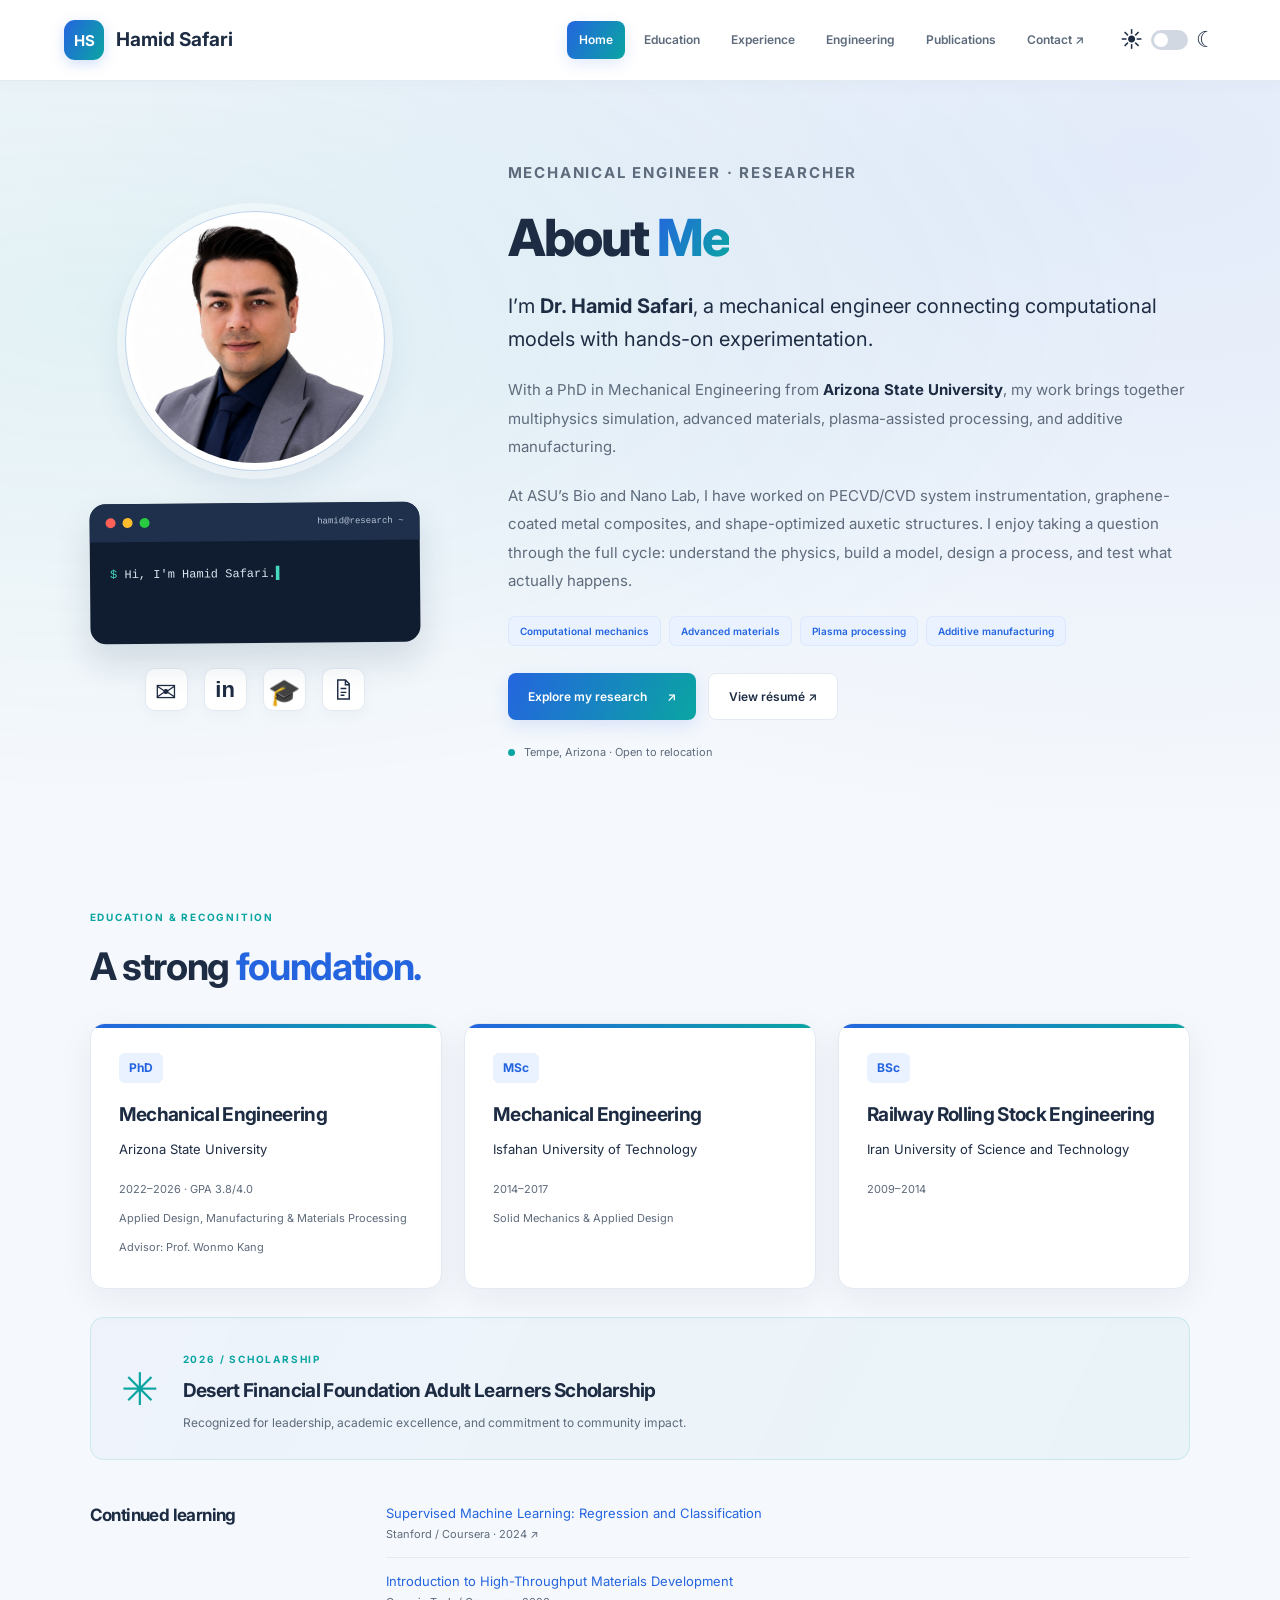
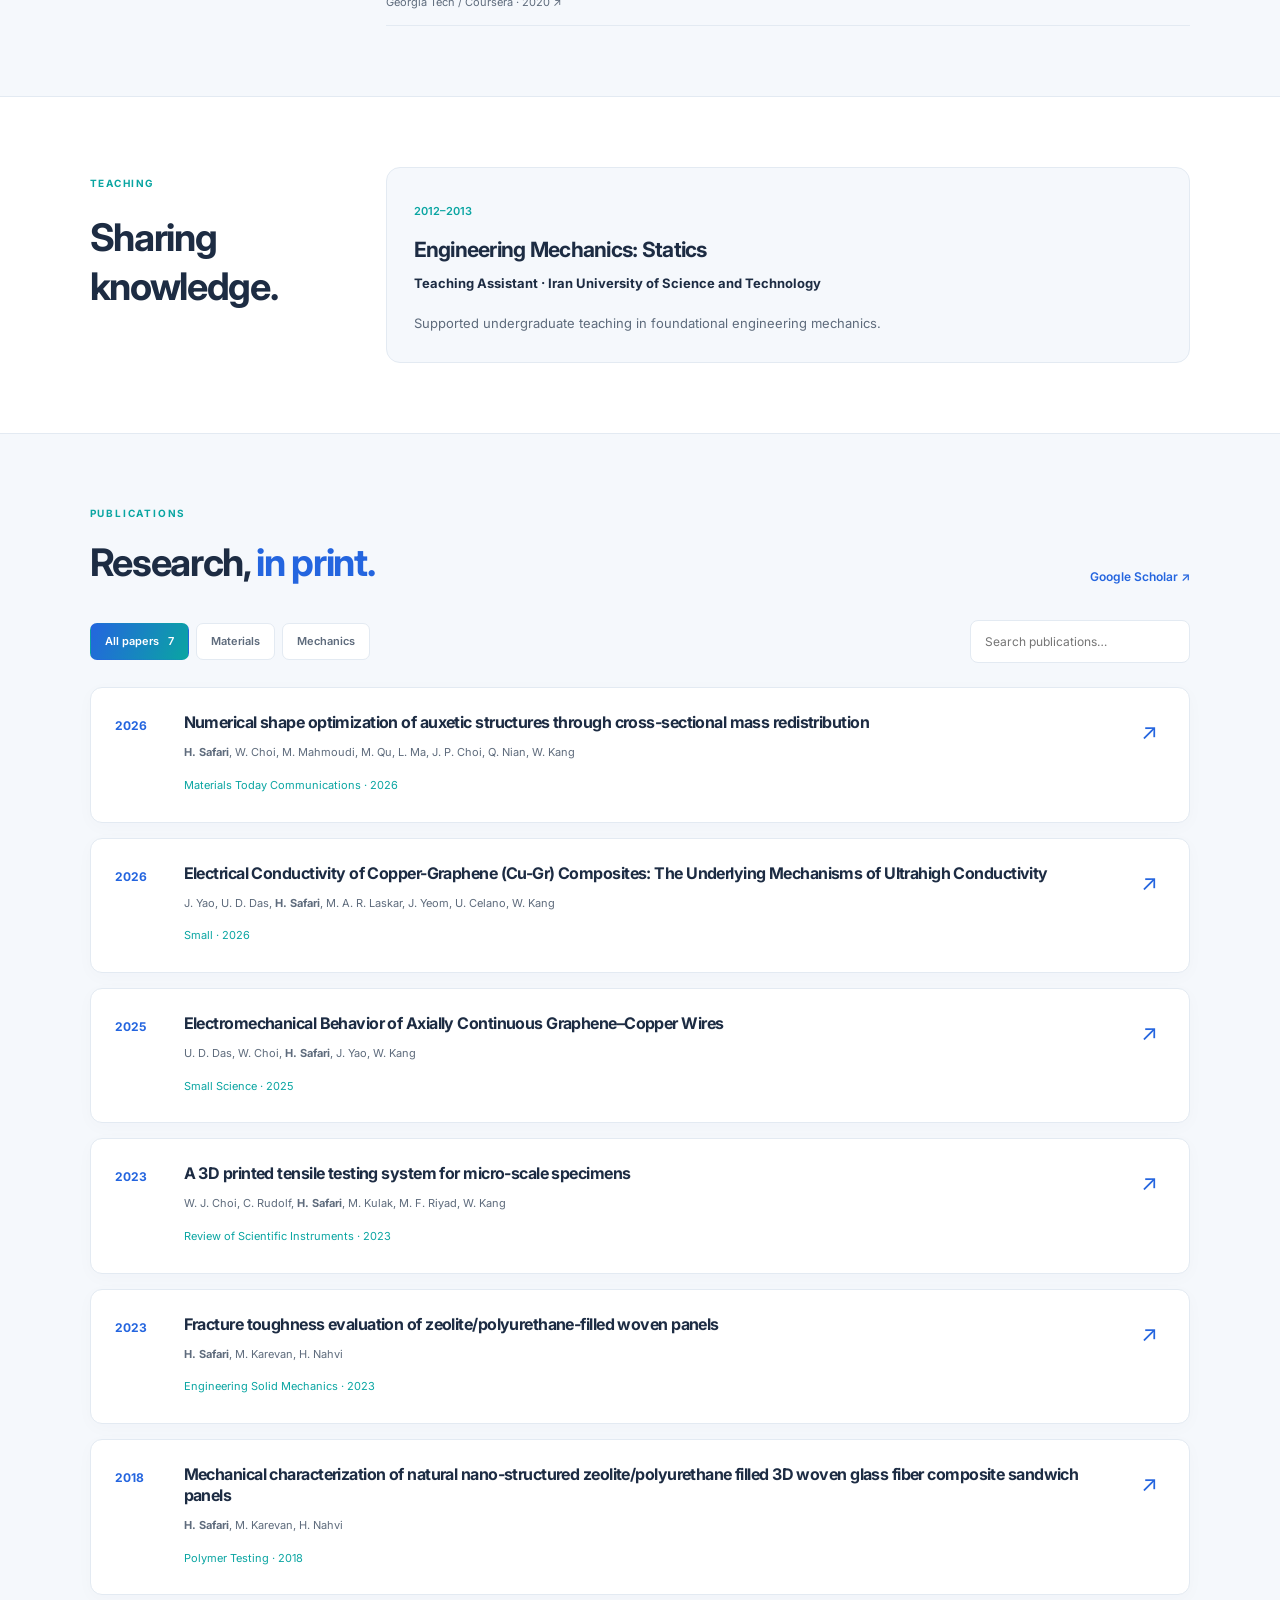
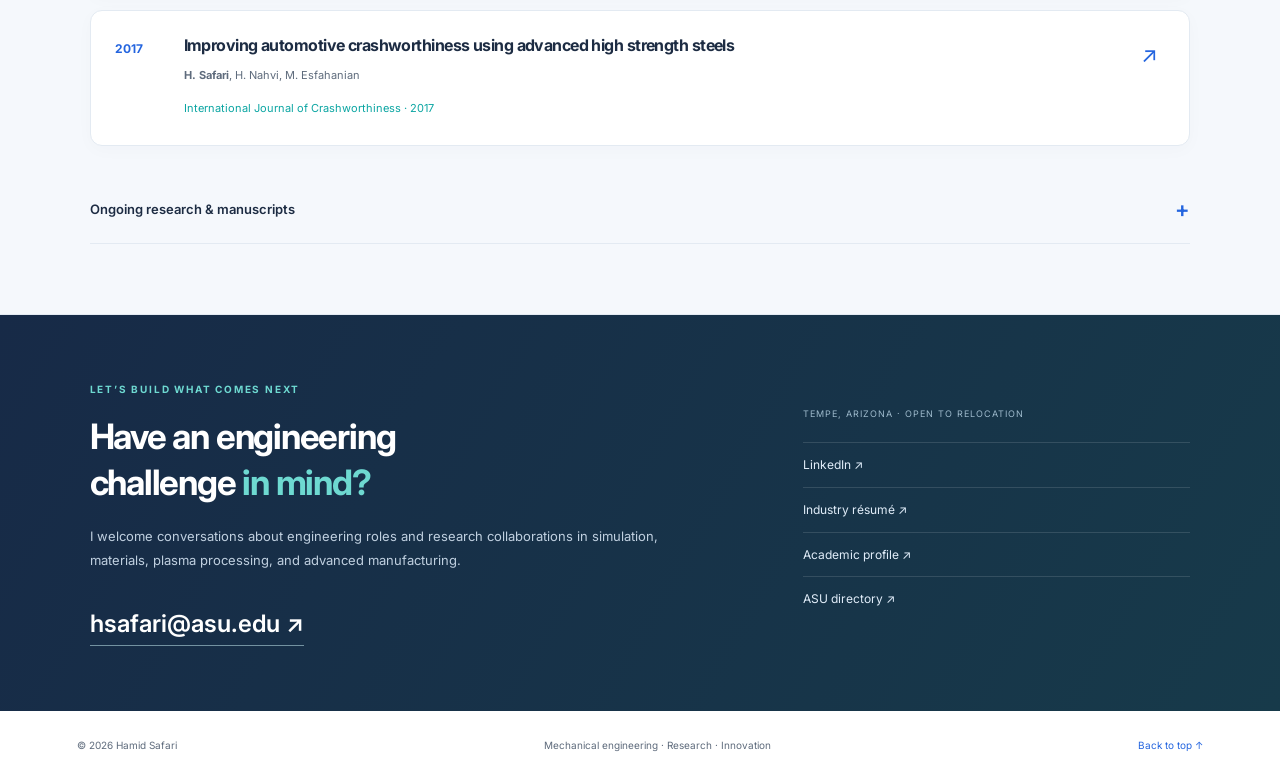
<file: index.html>
<!doctype html><html lang="en"><head><meta charset="utf-8"><meta name="viewport" content="width=device-width,initial-scale=1"><meta name="description" content="Dr. Hamid Safari — mechanical engineering, multiphysics simulation, advanced materials, and manufacturing. Explore research, publications, and experience."><meta name="theme-color" content="#f4f8fc"><title>Mechanical Engineering & Advanced Materials | Dr. Hamid Safari</title><link rel="icon" href="assets/favicon.svg" type="image/svg+xml"><link rel="stylesheet" href="style.css"><script src="portfolio.js" defer></script></head><body id="top"><a class="skip" href="#main">Skip to content</a><header class="site-header"><a class="brand" href="index.html"><span class="brand-mark">HS</span><span>Hamid Safari</span></a><div class="header-controls"><button class="theme-toggle" aria-label="Switch to dark theme" aria-pressed="false"><span aria-hidden="true">☀</span><span class="switch-track"><span></span></span><span aria-hidden="true">☾</span></button><button class="menu-toggle" aria-expanded="false" aria-controls="navigation">Menu ☰</button></div><nav id="navigation" aria-label="Main navigation"><a href="index.html" aria-current="page">Home</a><a href="education.html" >Education</a><a href="experience.html" >Experience</a><a href="projects.html" >Engineering</a><a href="publications.html" >Publications</a><a class="nav-contact" href="mailto:hsafari@asu.edu">Contact ↗</a></nav></header><main id="main"><section class="profile-hero"><div class="profile-column"><div class="portrait-ring"><img class="portrait" src="assets/hamid-safari.jpg" width="1314" height="1197" alt="Dr. Hamid Safari in a gray suit" fetchpriority="high"></div><div class="terminal-window"><div class="terminal-header"><span></span><span></span><span></span><small>hamid@research ~</small></div><div class="terminal-body"><span class="prompt">$</span> <span id="typed-text">Hi, I'm Hamid Safari.</span><span class="typed-cursor" aria-hidden="true">▍</span></div></div><div class="social-links"><a href="mailto:hsafari@asu.edu" aria-label="Email Hamid Safari">✉</a><a href="https://www.linkedin.com/in/hamid-safari-aa648a73/" aria-label="LinkedIn"><span class="linkedin">in</span></a><a href="https://scholar.google.com/citations?user=9O4wzlsAAAAJ&amp;hl=en" aria-label="Google Scholar">🎓</a><a href="resume.html" aria-label="View résumé"><svg viewBox="0 0 24 24" aria-hidden="true"><path d="M6 2h8l4 4v16H6zM14 2v5h4M9 11h6M9 15h6M9 18h4"/></svg></a></div></div><div class="profile-copy"><p class="eyebrow">MECHANICAL ENGINEER · RESEARCHER</p><h1>About <span>Me</span></h1><p class="lead">I’m <strong>Dr. Hamid Safari</strong>, a mechanical engineer connecting computational models with hands-on experimentation.</p><p>With a PhD in Mechanical Engineering from <strong>Arizona State University</strong>, my work brings together multiphysics simulation, advanced materials, plasma-assisted processing, and additive manufacturing.</p><p>At ASU’s Bio and Nano Lab, I have worked on PECVD/CVD system instrumentation, graphene-coated metal composites, and shape-optimized auxetic structures. I enjoy taking a question through the full cycle: understand the physics, build a model, design a process, and test what actually happens.</p><div class="interest-tags"><span>Computational mechanics</span><span>Advanced materials</span><span>Plasma processing</span><span>Additive manufacturing</span></div><div class="hero-actions"><a class="button primary" href="projects.html">Explore my research <span>↗</span></a><a class="button secondary" href="resume.html">View résumé ↗</a></div><p class="location"><span class="status-dot"></span> Tempe, Arizona · Open to relocation</p></div></section><section class="education-section"><div class="section-heading"><div><p class="eyebrow">EDUCATION & RECOGNITION</p><h2>A strong <em>foundation.</em></h2></div></div><div class="education-grid"><article><span class="degree">PhD</span><h3>Mechanical Engineering</h3><p>Arizona State University</p><small>2022–2026 · GPA 3.8/4.0<br>Applied Design, Manufacturing & Materials Processing<br>Advisor: Prof. Wonmo Kang</small></article><article><span class="degree">MSc</span><h3>Mechanical Engineering</h3><p>Isfahan University of Technology</p><small>2014–2017<br>Solid Mechanics & Applied Design</small></article><article><span class="degree">BSc</span><h3>Railway Rolling Stock Engineering</h3><p>Iran University of Science and Technology</p><small>2009–2014</small></article></div><div class="recognition"><span class="award-symbol">✳</span><div><span class="eyebrow">2026 / SCHOLARSHIP</span><h3>Desert Financial Foundation Adult Learners Scholarship</h3><p>Recognized for leadership, academic excellence, and commitment to community impact.</p></div></div><div class="courses"><h3>Continued learning</h3><p><a href="https://coursera.org/share/acb007daed6eeb81f2410f92180c2ad0">Supervised Machine Learning: Regression and Classification <span>Stanford / Coursera · 2024 ↗</span></a><a href="https://www.coursera.org/account/accomplishments/certificate/MCQ722DFKA58">Introduction to High-Throughput Materials Development <span>Georgia Tech / Coursera · 2020 ↗</span></a></p></div></section><section class="section" id="teaching"><div class="section-label"><span>TEACHING</span><h2>Sharing<br>knowledge.</h2></div><div class="section-content"><article class="teaching-card"><span class="date">2012–2013</span><h3>Engineering Mechanics: Statics</h3><h4>Teaching Assistant · Iran University of Science and Technology</h4><p>Supported undergraduate teaching in foundational engineering mechanics.</p></article></div></section><section class="publications-section" id="publications"><div class="section-heading"><div><p class="eyebrow">PUBLICATIONS</p><h2>Research, <em>in print.</em></h2></div><a class="text-link" href="https://scholar.google.com/citations?user=9O4wzlsAAAAJ&hl=en">Google Scholar ↗</a></div><div class="publication-toolbar"><div class="filters" role="group" aria-label="Filter publications"><button class="active" data-filter="all" aria-pressed="true">All papers <span>7</span></button><button data-filter="materials" aria-pressed="false">Materials</button><button data-filter="mechanics" aria-pressed="false">Mechanics</button></div><label><span class="sr-only">Search publications</span><input id="paper-search" type="search" placeholder="Search publications…"></label></div><div id="papers" aria-live="polite"></div><p id="no-papers" hidden>No publications match. Try another title or topic.</p><details class="manuscripts"><summary>Ongoing research & manuscripts <span>+</span></summary><p>Current work includes CVD-graphene-coated nickel foam, size-dependent electromechanical behavior of graphene-coated copper wires, and experimental evaluation of LPBF-fabricated auxetic structures. These studies are listed separately from published journal articles.</p></details></section><section class="contact-section" id="contact"><div><p class="eyebrow">LET’S BUILD WHAT COMES NEXT</p><h2>Have an engineering<br>challenge <em>in mind?</em></h2><p>I welcome conversations about engineering roles and research collaborations in simulation, materials, plasma processing, and advanced manufacturing.</p><a class="contact-email" href="mailto:hsafari@asu.edu">hsafari@asu.edu ↗</a></div><div class="contact-links"><span>TEMPE, ARIZONA · OPEN TO RELOCATION</span><a href="https://www.linkedin.com/in/hamid-safari-aa648a73/">LinkedIn ↗</a><a href="resume.html">Industry résumé ↗</a><a href="resume.html?view=academic">Academic profile ↗</a><a href="https://search.asu.edu/profile/3977790">ASU directory ↗</a></div></section></main><footer><span>© <span id="year">2026</span> Hamid Safari</span><span>Mechanical engineering · Research · Innovation</span><a href="#top">Back to top ↑</a></footer></body></html>
</file>
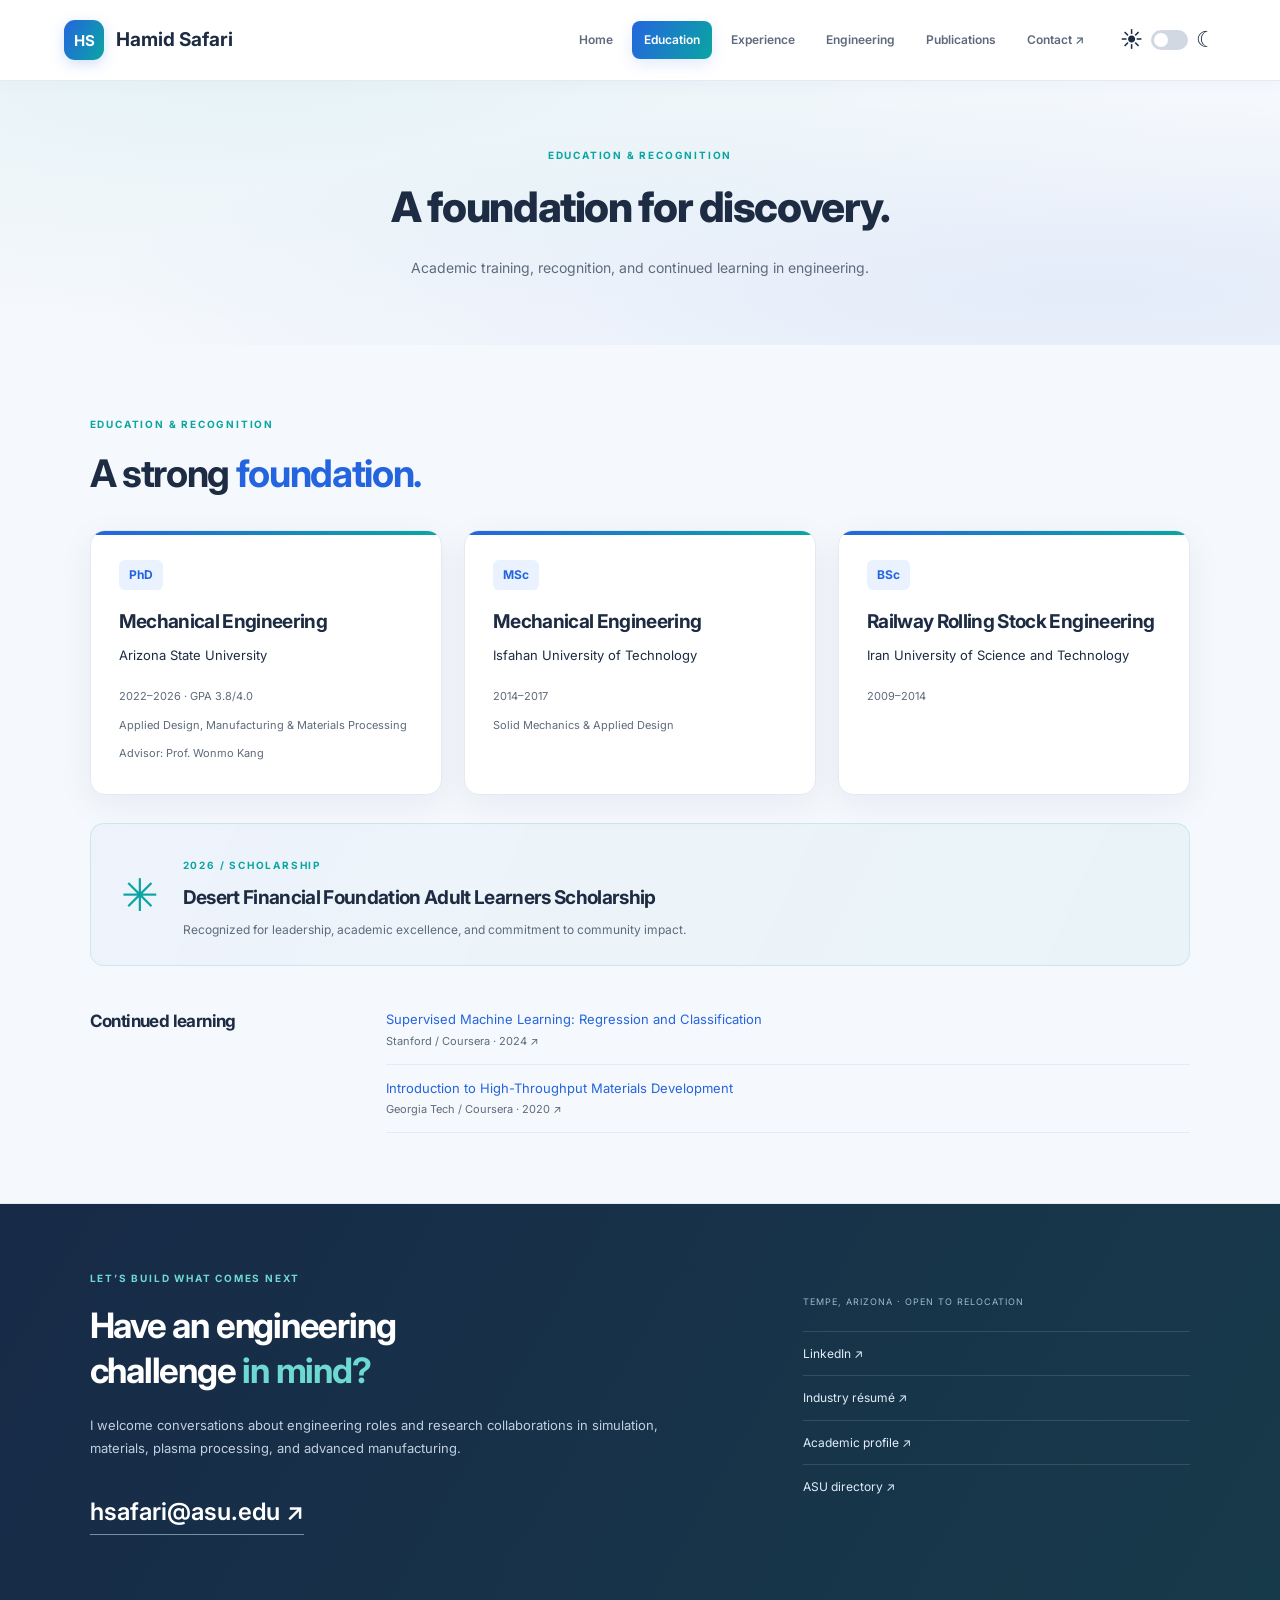
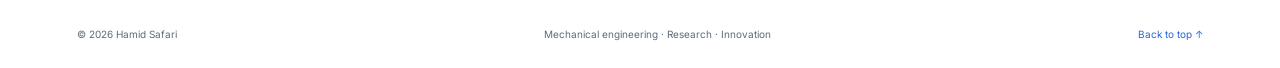
<file: education.html>
<!doctype html><html lang="en"><head><meta charset="utf-8"><meta name="viewport" content="width=device-width,initial-scale=1"><meta name="description" content="Dr. Hamid Safari — mechanical engineering, multiphysics simulation, advanced materials, and manufacturing. Explore research, publications, and experience."><meta name="theme-color" content="#f4f8fc"><title>Education | Dr. Hamid Safari</title><link rel="icon" href="assets/favicon.svg" type="image/svg+xml"><link rel="stylesheet" href="style.css"><script src="portfolio.js" defer></script></head><body id="top"><a class="skip" href="#main">Skip to content</a><header class="site-header"><a class="brand" href="index.html"><span class="brand-mark">HS</span><span>Hamid Safari</span></a><div class="header-controls"><button class="theme-toggle" aria-label="Switch to dark theme" aria-pressed="false"><span aria-hidden="true">☀</span><span class="switch-track"><span></span></span><span aria-hidden="true">☾</span></button><button class="menu-toggle" aria-expanded="false" aria-controls="navigation">Menu ☰</button></div><nav id="navigation" aria-label="Main navigation"><a href="index.html" >Home</a><a href="education.html" aria-current="page">Education</a><a href="experience.html" >Experience</a><a href="projects.html" >Engineering</a><a href="publications.html" >Publications</a><a class="nav-contact" href="mailto:hsafari@asu.edu">Contact ↗</a></nav></header><main id="main"><section class="page-intro"><p class="eyebrow">EDUCATION & RECOGNITION</p><h1>A foundation for discovery.</h1><p>Academic training, recognition, and continued learning in engineering.</p></section><section class="education-section"><div class="section-heading"><div><p class="eyebrow">EDUCATION & RECOGNITION</p><h2>A strong <em>foundation.</em></h2></div></div><div class="education-grid"><article><span class="degree">PhD</span><h3>Mechanical Engineering</h3><p>Arizona State University</p><small>2022–2026 · GPA 3.8/4.0<br>Applied Design, Manufacturing & Materials Processing<br>Advisor: Prof. Wonmo Kang</small></article><article><span class="degree">MSc</span><h3>Mechanical Engineering</h3><p>Isfahan University of Technology</p><small>2014–2017<br>Solid Mechanics & Applied Design</small></article><article><span class="degree">BSc</span><h3>Railway Rolling Stock Engineering</h3><p>Iran University of Science and Technology</p><small>2009–2014</small></article></div><div class="recognition"><span class="award-symbol">✳</span><div><span class="eyebrow">2026 / SCHOLARSHIP</span><h3>Desert Financial Foundation Adult Learners Scholarship</h3><p>Recognized for leadership, academic excellence, and commitment to community impact.</p></div></div><div class="courses"><h3>Continued learning</h3><p><a href="https://coursera.org/share/acb007daed6eeb81f2410f92180c2ad0">Supervised Machine Learning: Regression and Classification <span>Stanford / Coursera · 2024 ↗</span></a><a href="https://www.coursera.org/account/accomplishments/certificate/MCQ722DFKA58">Introduction to High-Throughput Materials Development <span>Georgia Tech / Coursera · 2020 ↗</span></a></p></div></section><section class="contact-section" id="contact"><div><p class="eyebrow">LET’S BUILD WHAT COMES NEXT</p><h2>Have an engineering<br>challenge <em>in mind?</em></h2><p>I welcome conversations about engineering roles and research collaborations in simulation, materials, plasma processing, and advanced manufacturing.</p><a class="contact-email" href="mailto:hsafari@asu.edu">hsafari@asu.edu ↗</a></div><div class="contact-links"><span>TEMPE, ARIZONA · OPEN TO RELOCATION</span><a href="https://www.linkedin.com/in/hamid-safari-aa648a73/">LinkedIn ↗</a><a href="resume.html">Industry résumé ↗</a><a href="resume.html?view=academic">Academic profile ↗</a><a href="https://search.asu.edu/profile/3977790">ASU directory ↗</a></div></section></main><footer><span>© <span id="year">2026</span> Hamid Safari</span><span>Mechanical engineering · Research · Innovation</span><a href="#top">Back to top ↑</a></footer></body></html>
</file>
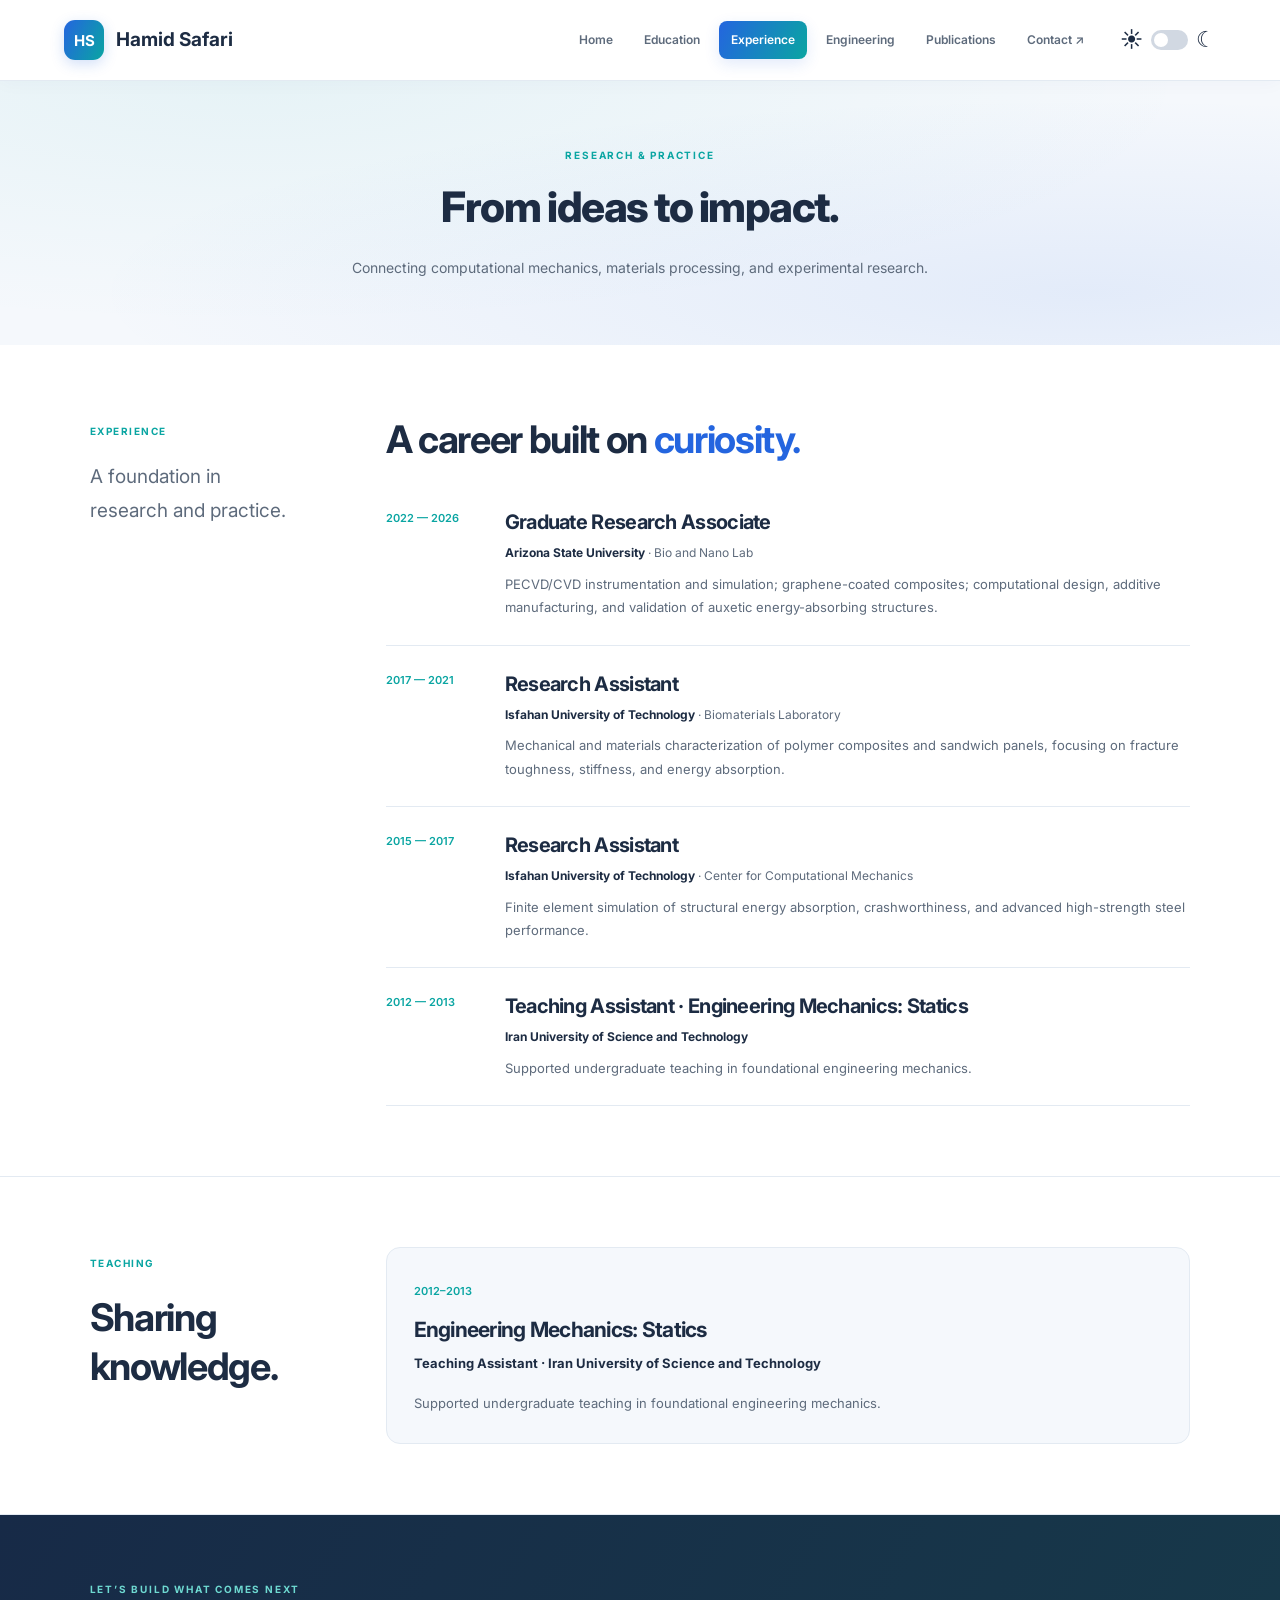
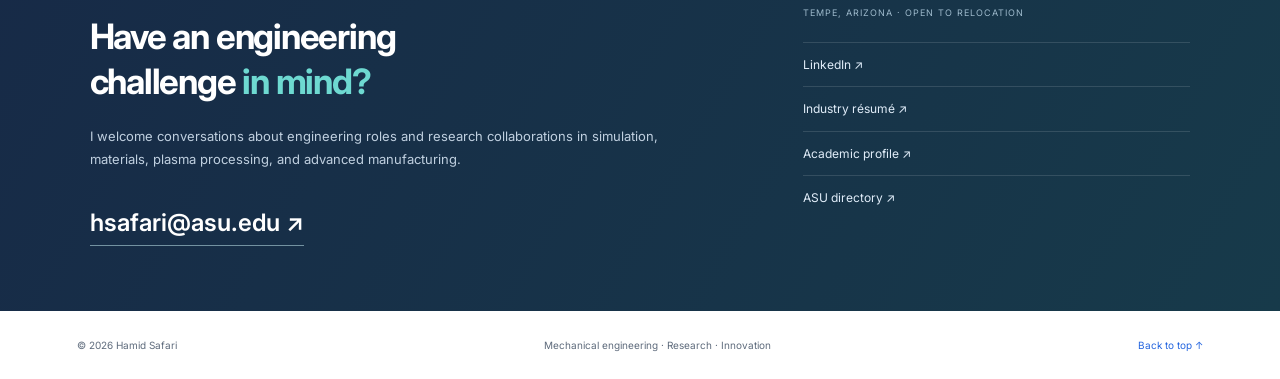
<file: experience.html>
<!doctype html><html lang="en"><head><meta charset="utf-8"><meta name="viewport" content="width=device-width,initial-scale=1"><meta name="description" content="Dr. Hamid Safari — mechanical engineering, multiphysics simulation, advanced materials, and manufacturing. Explore research, publications, and experience."><meta name="theme-color" content="#f4f8fc"><title>Experience | Dr. Hamid Safari</title><link rel="icon" href="assets/favicon.svg" type="image/svg+xml"><link rel="stylesheet" href="style.css"><script src="portfolio.js" defer></script></head><body id="top"><a class="skip" href="#main">Skip to content</a><header class="site-header"><a class="brand" href="index.html"><span class="brand-mark">HS</span><span>Hamid Safari</span></a><div class="header-controls"><button class="theme-toggle" aria-label="Switch to dark theme" aria-pressed="false"><span aria-hidden="true">☀</span><span class="switch-track"><span></span></span><span aria-hidden="true">☾</span></button><button class="menu-toggle" aria-expanded="false" aria-controls="navigation">Menu ☰</button></div><nav id="navigation" aria-label="Main navigation"><a href="index.html" >Home</a><a href="education.html" >Education</a><a href="experience.html" aria-current="page">Experience</a><a href="projects.html" >Engineering</a><a href="publications.html" >Publications</a><a class="nav-contact" href="mailto:hsafari@asu.edu">Contact ↗</a></nav></header><main id="main"><section class="page-intro"><p class="eyebrow">RESEARCH & PRACTICE</p><h1>From ideas to impact.</h1><p>Connecting computational mechanics, materials processing, and experimental research.</p></section><section class="section experience" id="experience"><div class="section-label"><span>EXPERIENCE</span><p>A foundation in<br>research and practice.</p></div><div class="section-content"><h2>A career built on <em>curiosity.</em></h2><div class="timeline"><article><span class="date">2022 — 2026</span><div><h3>Graduate Research Associate</h3><h4>Arizona State University <span>· Bio and Nano Lab</span></h4><p>PECVD/CVD instrumentation and simulation; graphene-coated composites; computational design, additive manufacturing, and validation of auxetic energy-absorbing structures.</p></div></article><article><span class="date">2017 — 2021</span><div><h3>Research Assistant</h3><h4>Isfahan University of Technology <span>· Biomaterials Laboratory</span></h4><p>Mechanical and materials characterization of polymer composites and sandwich panels, focusing on fracture toughness, stiffness, and energy absorption.</p></div></article><article><span class="date">2015 — 2017</span><div><h3>Research Assistant</h3><h4>Isfahan University of Technology <span>· Center for Computational Mechanics</span></h4><p>Finite element simulation of structural energy absorption, crashworthiness, and advanced high-strength steel performance.</p></div></article><article><span class="date">2012 — 2013</span><div><h3>Teaching Assistant · Engineering Mechanics: Statics</h3><h4>Iran University of Science and Technology</h4><p>Supported undergraduate teaching in foundational engineering mechanics.</p></div></article></div></div></section><section class="section" id="teaching"><div class="section-label"><span>TEACHING</span><h2>Sharing<br>knowledge.</h2></div><div class="section-content"><article class="teaching-card"><span class="date">2012–2013</span><h3>Engineering Mechanics: Statics</h3><h4>Teaching Assistant · Iran University of Science and Technology</h4><p>Supported undergraduate teaching in foundational engineering mechanics.</p></article></div></section><section class="contact-section" id="contact"><div><p class="eyebrow">LET’S BUILD WHAT COMES NEXT</p><h2>Have an engineering<br>challenge <em>in mind?</em></h2><p>I welcome conversations about engineering roles and research collaborations in simulation, materials, plasma processing, and advanced manufacturing.</p><a class="contact-email" href="mailto:hsafari@asu.edu">hsafari@asu.edu ↗</a></div><div class="contact-links"><span>TEMPE, ARIZONA · OPEN TO RELOCATION</span><a href="https://www.linkedin.com/in/hamid-safari-aa648a73/">LinkedIn ↗</a><a href="resume.html">Industry résumé ↗</a><a href="resume.html?view=academic">Academic profile ↗</a><a href="https://search.asu.edu/profile/3977790">ASU directory ↗</a></div></section></main><footer><span>© <span id="year">2026</span> Hamid Safari</span><span>Mechanical engineering · Research · Innovation</span><a href="#top">Back to top ↑</a></footer></body></html>
</file>
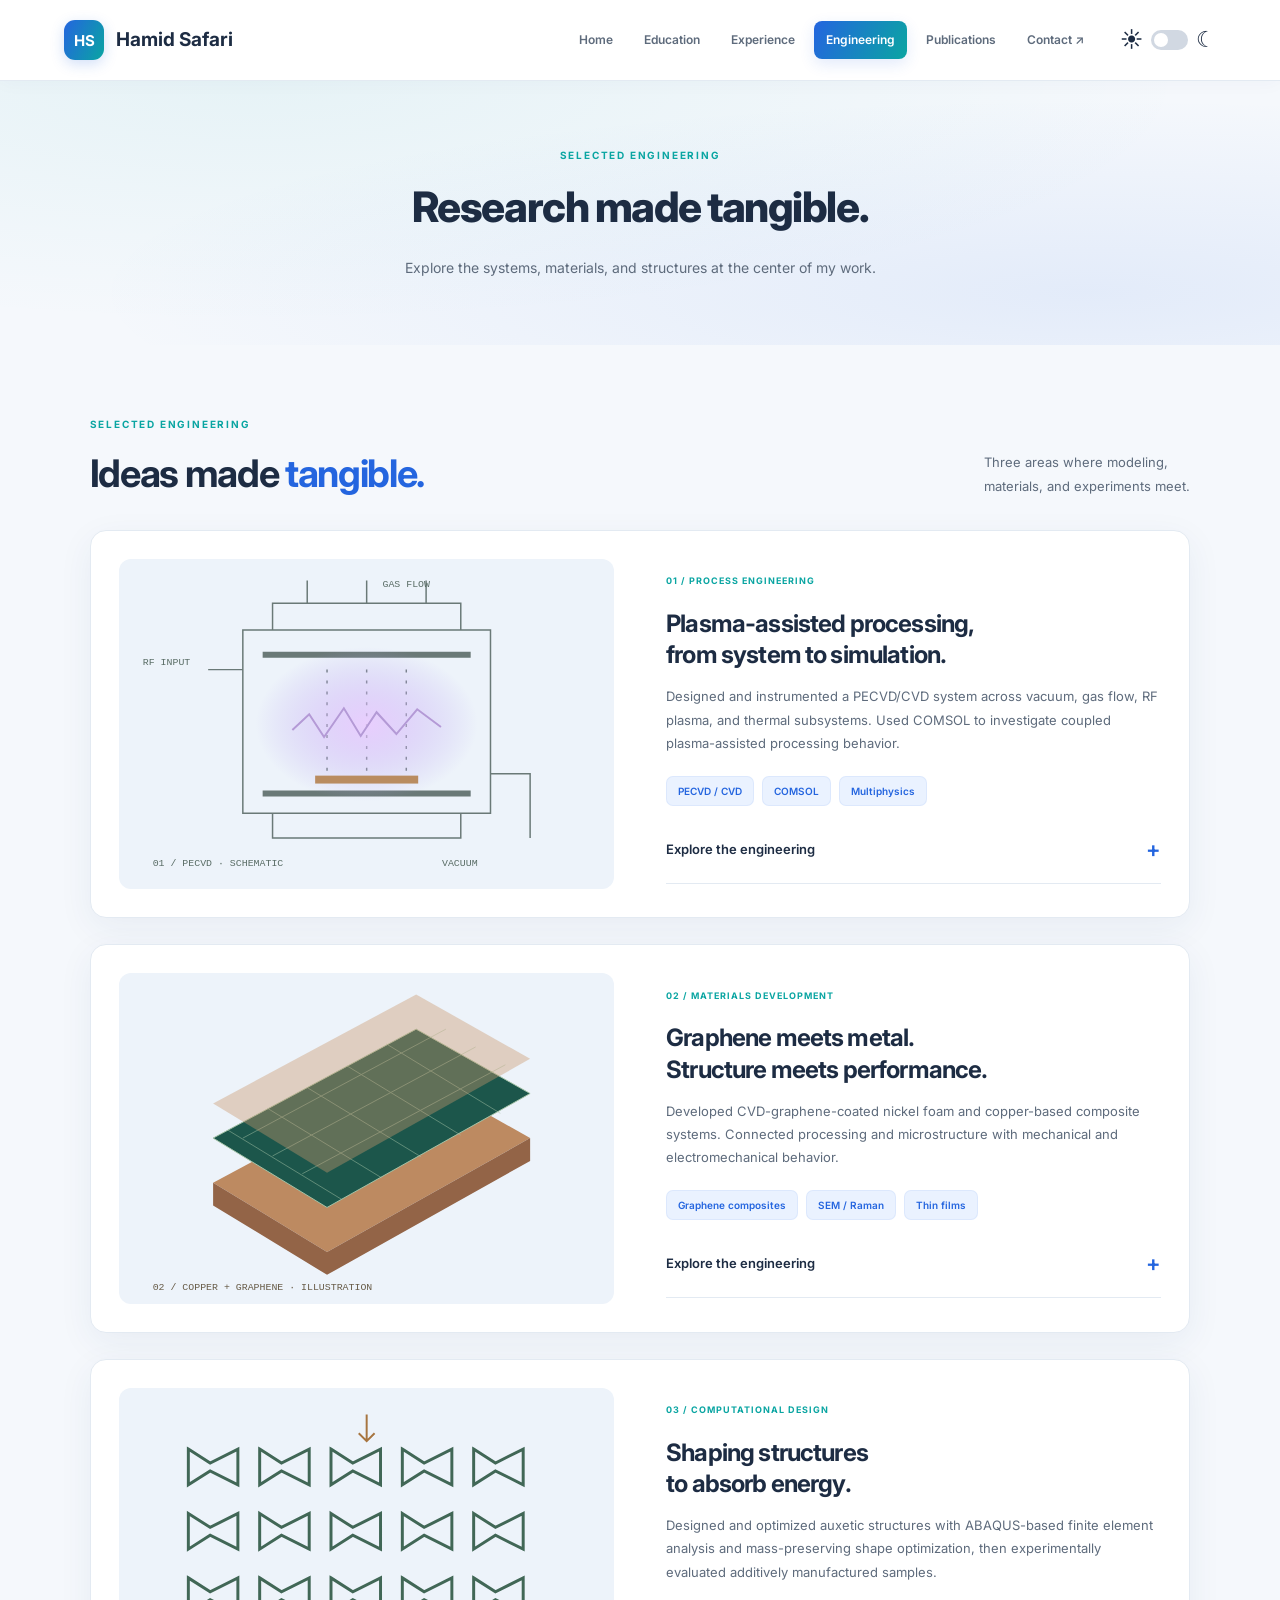
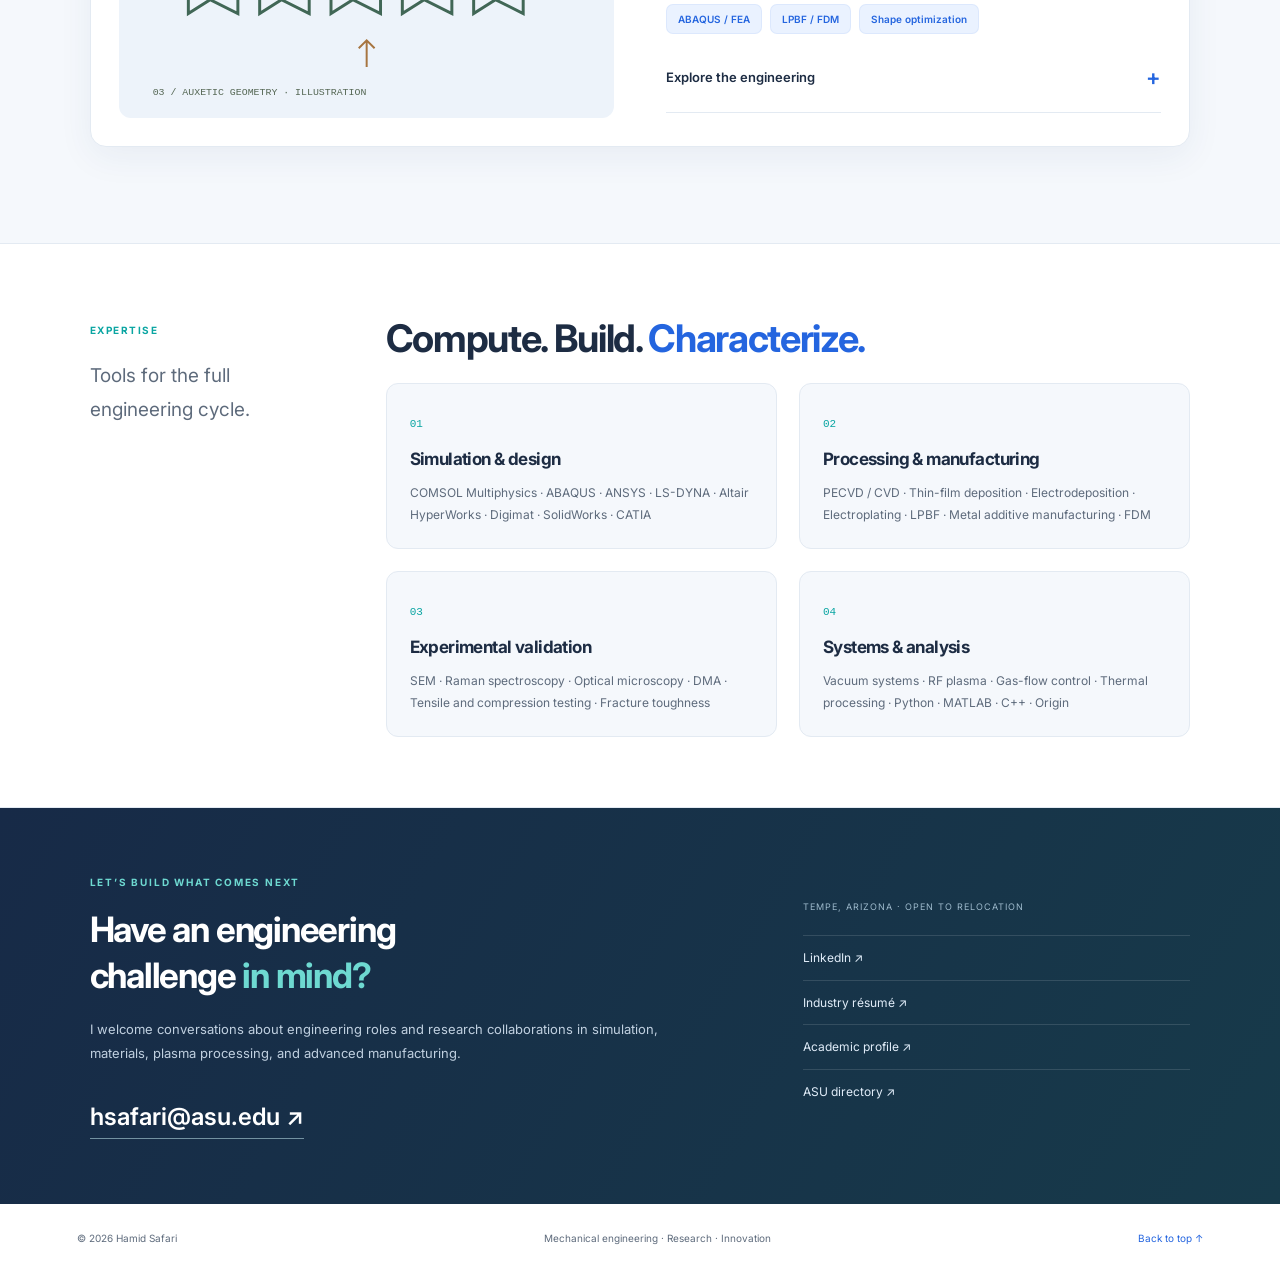
<file: projects.html>
<!doctype html><html lang="en"><head><meta charset="utf-8"><meta name="viewport" content="width=device-width,initial-scale=1"><meta name="description" content="Dr. Hamid Safari — mechanical engineering, multiphysics simulation, advanced materials, and manufacturing. Explore research, publications, and experience."><meta name="theme-color" content="#f4f8fc"><title>Engineering & Research | Dr. Hamid Safari</title><link rel="icon" href="assets/favicon.svg" type="image/svg+xml"><link rel="stylesheet" href="style.css"><script src="portfolio.js" defer></script></head><body id="top"><a class="skip" href="#main">Skip to content</a><header class="site-header"><a class="brand" href="index.html"><span class="brand-mark">HS</span><span>Hamid Safari</span></a><div class="header-controls"><button class="theme-toggle" aria-label="Switch to dark theme" aria-pressed="false"><span aria-hidden="true">☀</span><span class="switch-track"><span></span></span><span aria-hidden="true">☾</span></button><button class="menu-toggle" aria-expanded="false" aria-controls="navigation">Menu ☰</button></div><nav id="navigation" aria-label="Main navigation"><a href="index.html" >Home</a><a href="education.html" >Education</a><a href="experience.html" >Experience</a><a href="projects.html" aria-current="page">Engineering</a><a href="publications.html" >Publications</a><a class="nav-contact" href="mailto:hsafari@asu.edu">Contact ↗</a></nav></header><main id="main"><section class="page-intro"><p class="eyebrow">SELECTED ENGINEERING</p><h1>Research made tangible.</h1><p>Explore the systems, materials, and structures at the center of my work.</p></section><section class="work-section" id="work"><div class="section-heading"><div><p class="eyebrow">SELECTED ENGINEERING</p><h2>Ideas made <em>tangible.</em></h2></div><p>Three areas where modeling,<br>materials, and experiments meet.</p></div><div id="projects"></div></section><section class="section capabilities" id="expertise"><div class="section-label"><span>EXPERTISE</span><p>Tools for the full<br>engineering cycle.</p></div><div class="section-content"><h2>Compute. Build. <em>Characterize.</em></h2><div class="skill-grid"><div><span>01</span><h3>Simulation & design</h3><p>COMSOL Multiphysics · ABAQUS · ANSYS · LS-DYNA · Altair HyperWorks · Digimat · SolidWorks · CATIA</p></div><div><span>02</span><h3>Processing & manufacturing</h3><p>PECVD / CVD · Thin-film deposition · Electrodeposition · Electroplating · LPBF · Metal additive manufacturing · FDM</p></div><div><span>03</span><h3>Experimental validation</h3><p>SEM · Raman spectroscopy · Optical microscopy · DMA · Tensile and compression testing · Fracture toughness</p></div><div><span>04</span><h3>Systems & analysis</h3><p>Vacuum systems · RF plasma · Gas-flow control · Thermal processing · Python · MATLAB · C++ · Origin</p></div></div></div></section><section class="contact-section" id="contact"><div><p class="eyebrow">LET’S BUILD WHAT COMES NEXT</p><h2>Have an engineering<br>challenge <em>in mind?</em></h2><p>I welcome conversations about engineering roles and research collaborations in simulation, materials, plasma processing, and advanced manufacturing.</p><a class="contact-email" href="mailto:hsafari@asu.edu">hsafari@asu.edu ↗</a></div><div class="contact-links"><span>TEMPE, ARIZONA · OPEN TO RELOCATION</span><a href="https://www.linkedin.com/in/hamid-safari-aa648a73/">LinkedIn ↗</a><a href="resume.html">Industry résumé ↗</a><a href="resume.html?view=academic">Academic profile ↗</a><a href="https://search.asu.edu/profile/3977790">ASU directory ↗</a></div></section></main><footer><span>© <span id="year">2026</span> Hamid Safari</span><span>Mechanical engineering · Research · Innovation</span><a href="#top">Back to top ↑</a></footer></body></html>
</file>
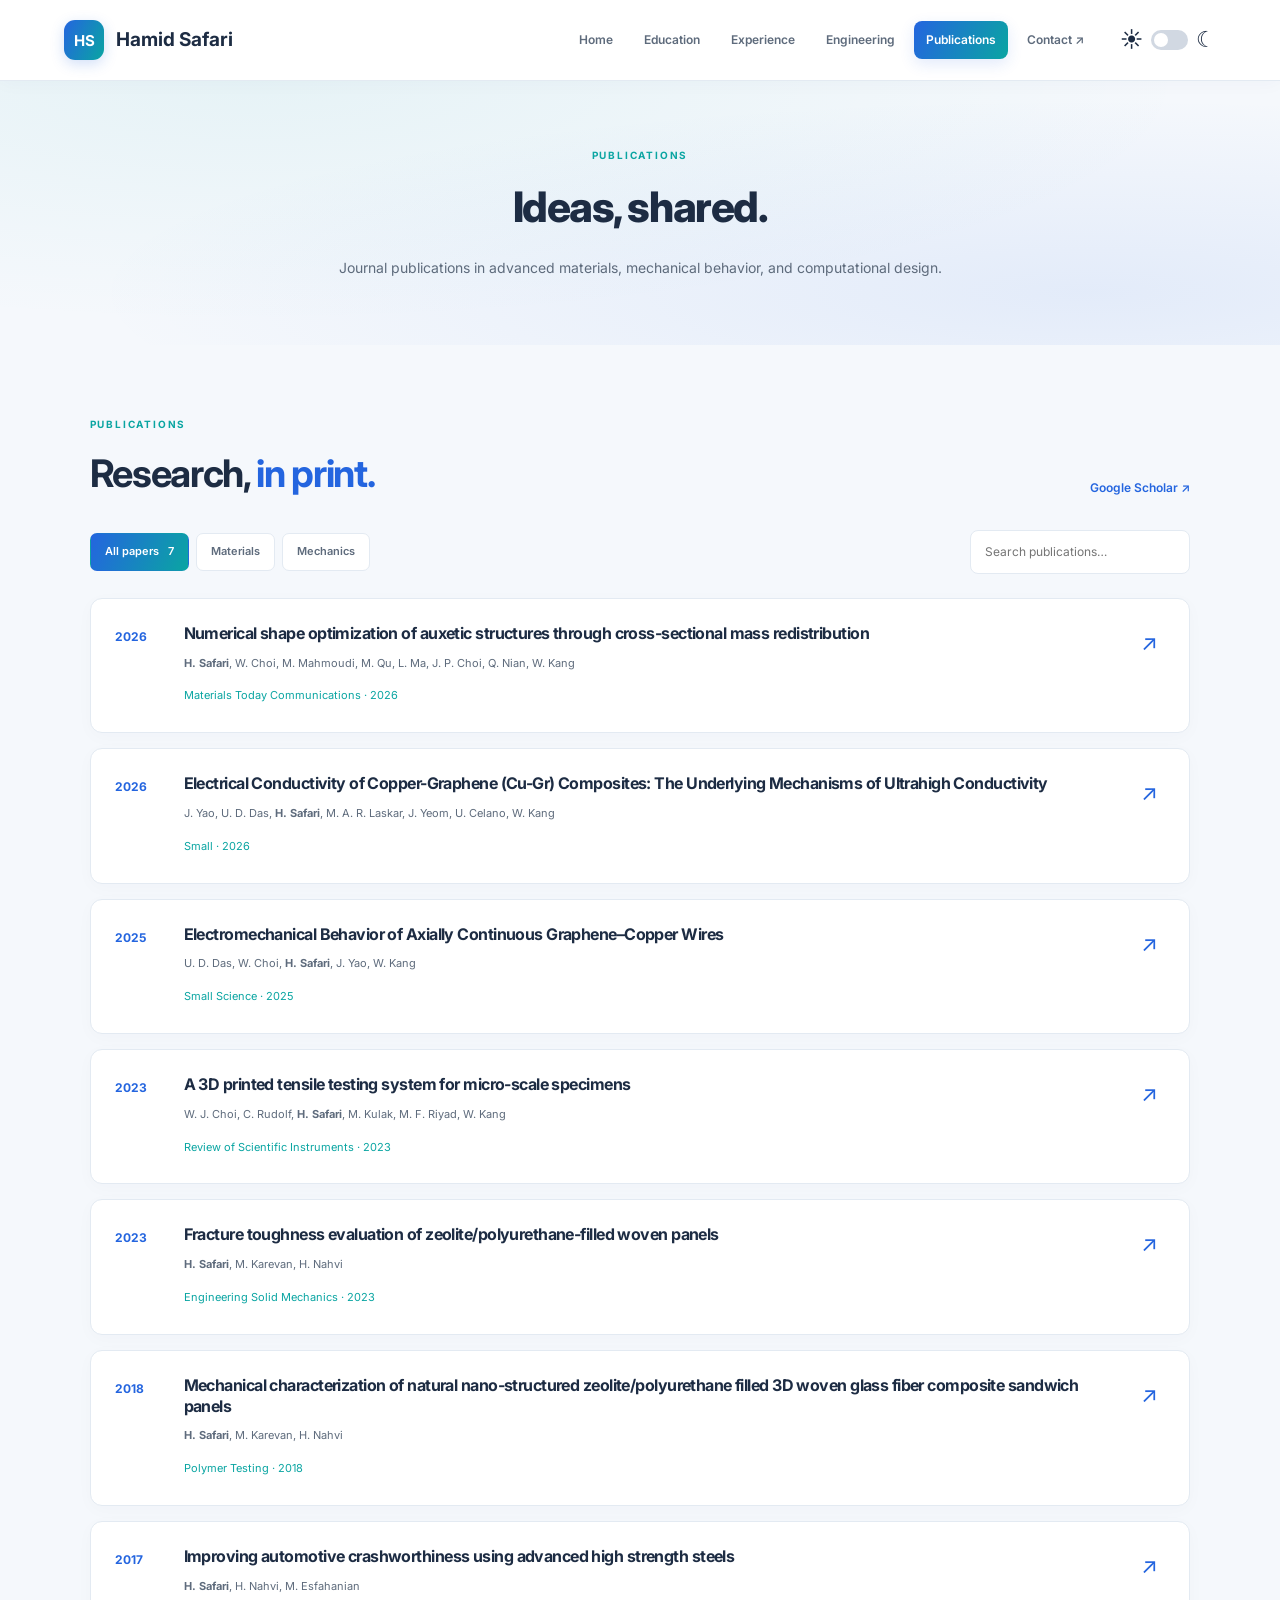
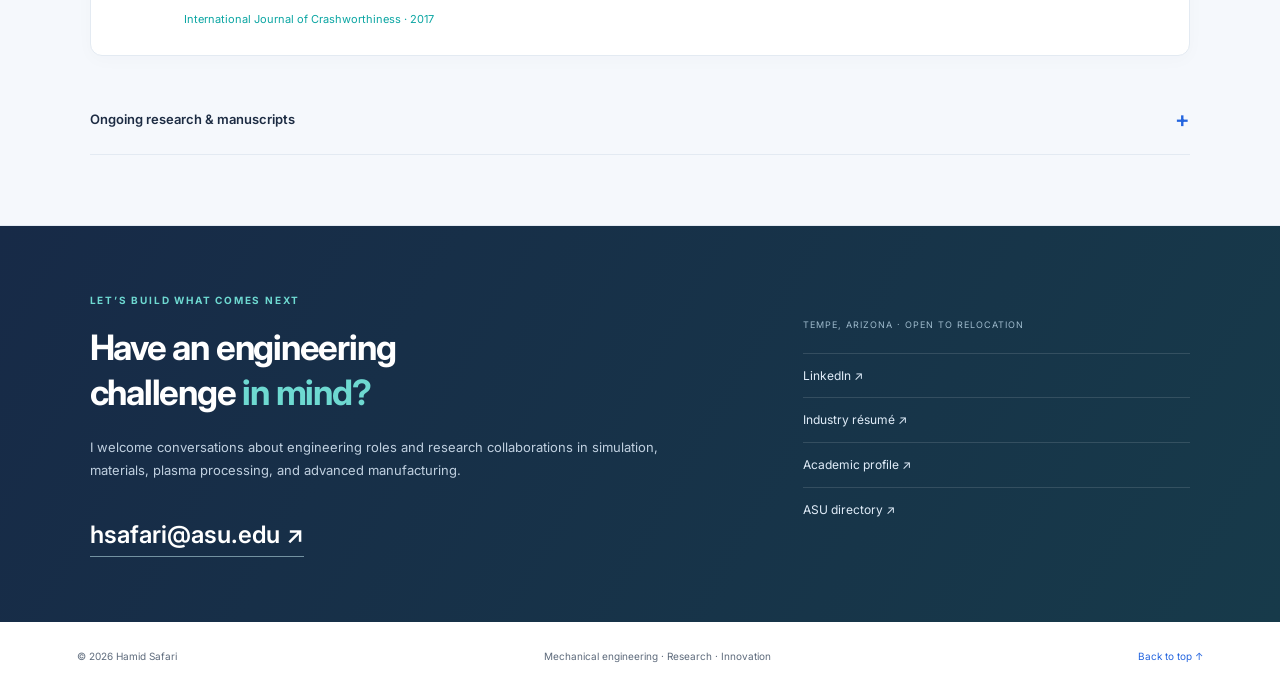
<file: publications.html>
<!doctype html><html lang="en"><head><meta charset="utf-8"><meta name="viewport" content="width=device-width,initial-scale=1"><meta name="description" content="Dr. Hamid Safari — mechanical engineering, multiphysics simulation, advanced materials, and manufacturing. Explore research, publications, and experience."><meta name="theme-color" content="#f4f8fc"><title>Publications | Dr. Hamid Safari</title><link rel="icon" href="assets/favicon.svg" type="image/svg+xml"><link rel="stylesheet" href="style.css"><script src="portfolio.js" defer></script></head><body id="top"><a class="skip" href="#main">Skip to content</a><header class="site-header"><a class="brand" href="index.html"><span class="brand-mark">HS</span><span>Hamid Safari</span></a><div class="header-controls"><button class="theme-toggle" aria-label="Switch to dark theme" aria-pressed="false"><span aria-hidden="true">☀</span><span class="switch-track"><span></span></span><span aria-hidden="true">☾</span></button><button class="menu-toggle" aria-expanded="false" aria-controls="navigation">Menu ☰</button></div><nav id="navigation" aria-label="Main navigation"><a href="index.html" >Home</a><a href="education.html" >Education</a><a href="experience.html" >Experience</a><a href="projects.html" >Engineering</a><a href="publications.html" aria-current="page">Publications</a><a class="nav-contact" href="mailto:hsafari@asu.edu">Contact ↗</a></nav></header><main id="main"><section class="page-intro"><p class="eyebrow">PUBLICATIONS</p><h1>Ideas, shared.</h1><p>Journal publications in advanced materials, mechanical behavior, and computational design.</p></section><section class="publications-section" id="publications"><div class="section-heading"><div><p class="eyebrow">PUBLICATIONS</p><h2>Research, <em>in print.</em></h2></div><a class="text-link" href="https://scholar.google.com/citations?user=9O4wzlsAAAAJ&hl=en">Google Scholar ↗</a></div><div class="publication-toolbar"><div class="filters" role="group" aria-label="Filter publications"><button class="active" data-filter="all" aria-pressed="true">All papers <span>7</span></button><button data-filter="materials" aria-pressed="false">Materials</button><button data-filter="mechanics" aria-pressed="false">Mechanics</button></div><label><span class="sr-only">Search publications</span><input id="paper-search" type="search" placeholder="Search publications…"></label></div><div id="papers" aria-live="polite"></div><p id="no-papers" hidden>No publications match. Try another title or topic.</p><details class="manuscripts"><summary>Ongoing research & manuscripts <span>+</span></summary><p>Current work includes CVD-graphene-coated nickel foam, size-dependent electromechanical behavior of graphene-coated copper wires, and experimental evaluation of LPBF-fabricated auxetic structures. These studies are listed separately from published journal articles.</p></details></section><section class="contact-section" id="contact"><div><p class="eyebrow">LET’S BUILD WHAT COMES NEXT</p><h2>Have an engineering<br>challenge <em>in mind?</em></h2><p>I welcome conversations about engineering roles and research collaborations in simulation, materials, plasma processing, and advanced manufacturing.</p><a class="contact-email" href="mailto:hsafari@asu.edu">hsafari@asu.edu ↗</a></div><div class="contact-links"><span>TEMPE, ARIZONA · OPEN TO RELOCATION</span><a href="https://www.linkedin.com/in/hamid-safari-aa648a73/">LinkedIn ↗</a><a href="resume.html">Industry résumé ↗</a><a href="resume.html?view=academic">Academic profile ↗</a><a href="https://search.asu.edu/profile/3977790">ASU directory ↗</a></div></section></main><footer><span>© <span id="year">2026</span> Hamid Safari</span><span>Mechanical engineering · Research · Innovation</span><a href="#top">Back to top ↑</a></footer></body></html>
</file>
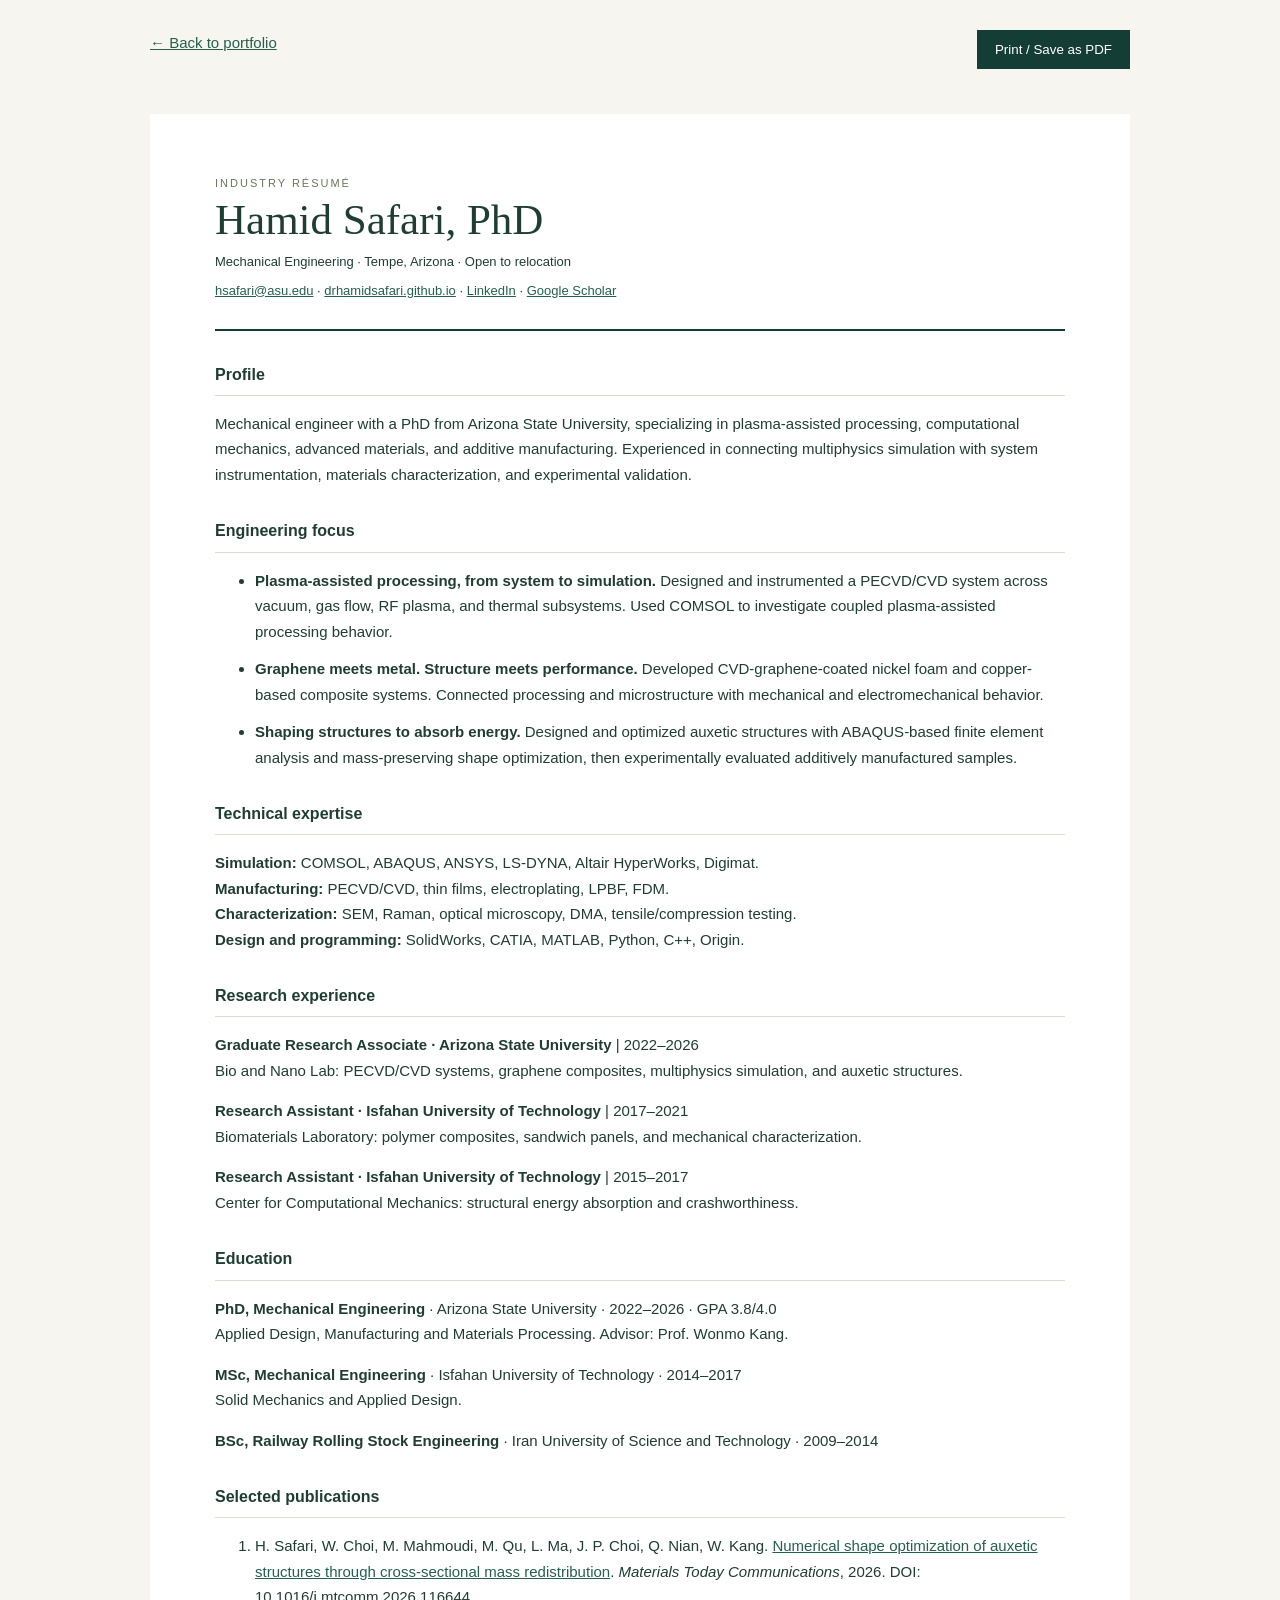
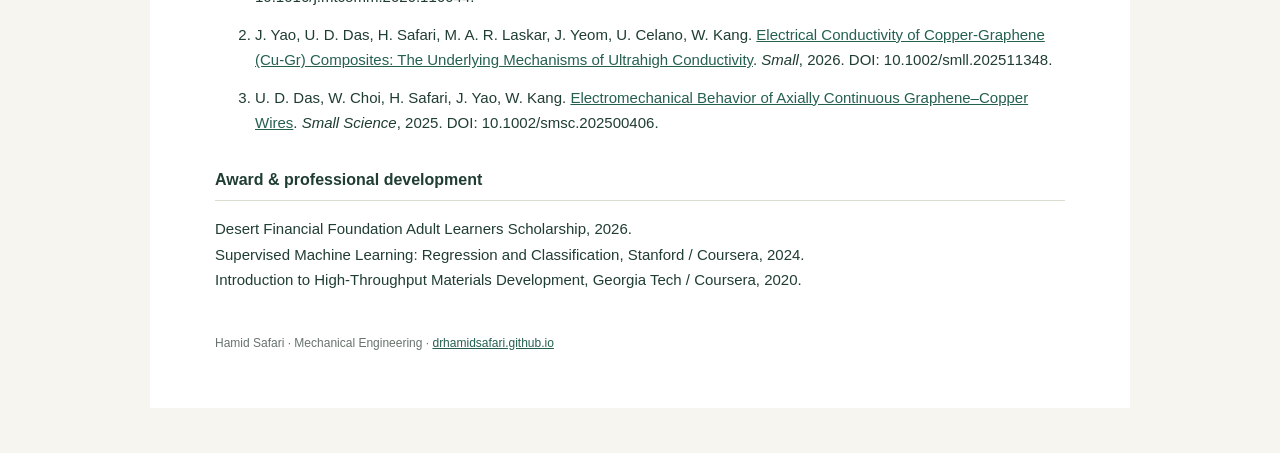
<file: resume.html>
<!doctype html><html lang="en"><head><meta charset="utf-8"><meta name="viewport" content="width=device-width,initial-scale=1"><title>Hamid Safari | Professional profile</title><link rel="icon" href="assets/favicon.svg"><script src="portfolio.js" defer></script><style>body{font:15px/1.7 Arial,sans-serif;color:#203d34;background:#f6f5ef;margin:0}main{max-width:850px;margin:45px auto;background:white;padding:55px 65px}nav{max-width:980px;margin:30px auto;display:flex;justify-content:space-between;gap:20px;padding:0 20px}a{color:#25604f}button{background:#143d36;color:white;border:0;padding:12px 18px;cursor:pointer}h1{font:43px Georgia,serif;margin:0}h2{font-size:16px;border-bottom:1px solid #d8dfd1;margin-top:30px;padding-bottom:7px}header{border-bottom:2px solid #143d36;padding-bottom:20px}header p{margin:7px 0;font-size:13px}.label{font-size:11px;text-transform:uppercase;letter-spacing:2px;color:#68785b}li{margin:12px 0}footer{font-size:12px;margin-top:40px;color:#68736c}@media(max-width:650px){main{padding:30px 22px;margin:20px 12px}h1{font-size:35px}}@media print{@page{size:A4;margin:16mm}body{background:white;font-size:10pt;line-height:1.5}nav{display:none}main{margin:0;padding:0;max-width:none}h1{font-size:27pt}h2{font-size:12pt;break-after:avoid}li,p{orphans:3;widows:3}a{color:inherit}footer{font-size:8pt}}</style></head><body><nav aria-label="Résumé actions"><a href="index.html">← Back to portfolio</a><button id="print-resume">Print / Save as PDF</button></nav><main><header><span class="label" id="resume-type">Professional profile</span><h1>Hamid Safari, PhD</h1><p>Mechanical Engineering · Tempe, Arizona · Open to relocation</p><p><a href="mailto:hsafari@asu.edu">hsafari@asu.edu</a> · <a href="https://drhamidsafari.github.io/">drhamidsafari.github.io</a> · <a href="https://www.linkedin.com/in/hamid-safari-aa648a73/">LinkedIn</a> · <a href="https://scholar.google.com/citations?user=9O4wzlsAAAAJ&hl=en">Google Scholar</a></p></header><div id="resume-content"></div><footer>Hamid Safari · Mechanical Engineering · <a href="https://drhamidsafari.github.io/">drhamidsafari.github.io</a></footer></main></body></html>
</file>
<file: style.css>
@import url('https://fonts.googleapis.com/css2?family=Inter:wght@400;500;600;700;800&display=swap');
:root{--bg:#f5f8fc;--surface:#fff;--ink:#1d2c43;--muted:#5e6b7c;--line:#e3eaf2;--blue:#2465df;--teal:#0aa5a2;--soft:#eaf2ff;--gradient:linear-gradient(115deg,#2465df,#0aa5a2)}*{box-sizing:border-box}html{scroll-behavior:smooth;scroll-padding-top:100px}body{margin:0;background:var(--bg);color:var(--ink);font:16px/1.8 Inter,Arial,sans-serif}a{color:var(--blue);text-decoration:none}a:hover{color:var(--teal)}button,input{font:inherit}button,a,summary{touch-action:manipulation}button{cursor:pointer}h1,h2,h3,h4,p{margin:0 0 20px}h1,h2,h3,h4{line-height:1.3;letter-spacing:-.035em}h1{font-size:clamp(38px,4vw,58px);font-weight:800}h2{font-size:clamp(28px,3vw,38px)}h3{font-size:23px}h4{font-size:16px;letter-spacing:0}em{font-style:normal;color:var(--blue)}:focus-visible{outline:3px solid var(--teal);outline-offset:5px}img,svg{max-width:100%}.site-header{position:sticky;top:0;z-index:20;display:flex;align-items:center;gap:24px;flex-wrap:wrap;justify-content:space-between;padding:20px 5%;background:var(--surface);border-bottom:1px solid var(--line);box-shadow:0 2px 18px #233e6808}.brand{display:flex;align-items:center;gap:12px;color:var(--ink);font-size:19px;font-weight:700;white-space:nowrap}.brand-mark{width:40px;height:40px;display:grid;place-items:center;background:var(--gradient);color:#fff;border-radius:11px;font-size:15px;box-shadow:0 4px 14px #2465df35}.site-header nav{display:flex;align-items:center;gap:7px;margin-left:auto;order:2}.site-header nav a{font-size:12px;font-weight:600;padding:8px 12px;color:var(--muted);border-radius:8px;white-space:nowrap}.site-header nav a[aria-current=page],.site-header nav a:hover{background:var(--gradient);color:#fff;box-shadow:0 5px 15px #2465df22}.header-controls{order:3;display:flex;gap:14px;align-items:center}.theme-toggle{border:0;background:none;display:flex;align-items:center;gap:8px;padding:0;color:var(--ink);font-size:22px}.switch-track{display:flex;align-items:center;width:37px;height:20px;border-radius:20px;background:#d1d8e2;padding:3px}.switch-track>span{width:14px;height:14px;border-radius:50%;background:white;transition:transform .2s}.menu-toggle{display:none}.profile-hero{display:grid;grid-template-columns:330px minmax(0,1fr);gap:8%;align-items:center;padding:78px max(7%,calc((100% - 1160px)/2)) 75px;position:relative;overflow:hidden;background:radial-gradient(ellipse at 8% 30%,#03a5a214,transparent 65%),radial-gradient(ellipse at 90% 10%,#2465df17,transparent 70%)}.profile-column{text-align:center}.portrait-ring{border-radius:50%;padding:7px;border:1px solid #bdd3ec;box-shadow:0 0 0 8px #ffffff70,0 15px 35px #2c548420;max-width:260px;aspect-ratio:1;margin:0 auto 32px;background:var(--surface)}.portrait{display:block;width:100%;height:100%;object-fit:cover;object-position:center 23%;border-radius:50%}.terminal-window{background:#101c30;border-radius:16px;overflow:hidden;text-align:left;color:#d4e5ed;box-shadow:0 18px 35px #122f4e24;transform:rotate(-.5deg);min-height:140px}.terminal-header{display:flex;align-items:center;gap:7px;padding:14px 16px;background:#1f304d}.terminal-header>span{width:10px;height:10px;border-radius:50%;background:#ff6058}.terminal-header>span:nth-child(2){background:#ffbd2e}.terminal-header>span:nth-child(3){background:#28ca42}.terminal-header small{margin-left:auto;color:#b6c2d3;font:9px monospace}.terminal-body{padding:23px 20px;font:12px/1.8 Consolas,monospace;min-height:96px}.prompt,.typed-cursor{color:#45d8c0}.typed-cursor{animation:blink 1s step-end infinite}@keyframes blink{50%{opacity:0}}.social-links{display:flex;justify-content:center;gap:16px;margin-top:25px}.social-links>a{width:43px;height:43px;display:grid;place-items:center;background:var(--surface);color:var(--ink);border-radius:10px;border:1px solid var(--line);font-size:26px;box-shadow:0 5px 15px #233e6809;transition:transform .2s}.social-links>a:hover{transform:translateY(-4px);color:var(--blue)}.social-links svg{width:23px;fill:none;stroke:currentColor;stroke-width:1.5}.linkedin{font:bold 22px Arial}.eyebrow{font-size:10px;font-weight:700;letter-spacing:1.8px;color:var(--teal);margin-bottom:16px}.profile-copy h1 span{background:var(--gradient);background-clip:text;color:transparent}.profile-copy p{font-size:15px;line-height:1.9;color:var(--muted)}.profile-copy .lead{font-size:20px;color:var(--ink);line-height:1.65}.profile-copy strong{color:var(--ink)}.interest-tags,.tags{display:flex;gap:8px;flex-wrap:wrap}.interest-tags span,.tags span{font-size:10px;font-weight:600;padding:5px 11px;border-radius:7px;background:var(--soft);color:var(--blue);border:1px solid #2465df12}.hero-actions{display:flex;gap:12px;flex-wrap:wrap;margin:27px 0 22px}.button{display:inline-flex;align-items:center;justify-content:center;gap:20px;padding:12px 20px;border-radius:8px;font-size:12px;font-weight:600;border:1px solid var(--line)}.primary{background:var(--gradient);color:#fff;border:0;box-shadow:0 6px 18px #2465df22}.primary:hover{color:#fff;filter:brightness(1.07)}.secondary{background:var(--surface);color:var(--ink)}.profile-copy .location{font-size:11px;margin:0}.status-dot{display:inline-block;width:7px;height:7px;background:var(--teal);border-radius:50%;margin-right:6px}.section,.work-section,.publications-section,.education-section{padding:70px max(7%,calc((100% - 1160px)/2));border-bottom:1px solid var(--line)}.section{display:grid;grid-template-columns:230px minmax(0,1fr);gap:6%;background:var(--surface)}.section-label>span{font-size:10px;color:var(--teal);letter-spacing:1.5px;font-weight:700}.section-label p{font-size:19px;color:var(--muted);margin-top:16px}.section-label h2{margin-top:17px}.section-content>p{color:var(--muted);font-size:14px}.section-heading{display:flex;align-items:end;justify-content:space-between;gap:30px;margin-bottom:32px}.section-heading h2{margin-bottom:0}.section-heading>p{font-size:13px;color:var(--muted);margin:0}.text-link,.inline-links{font-size:12px;font-weight:600}.education-grid{display:grid;grid-template-columns:repeat(3,minmax(0,1fr));gap:22px}.education-grid article{background:var(--surface);padding:28px;border:1px solid var(--line);border-radius:15px;box-shadow:0 10px 35px #233e6810;position:relative;overflow:hidden}.education-grid article:before{content:'';position:absolute;left:0;top:0;height:4px;width:100%;background:var(--gradient)}.degree{display:inline-block;color:var(--blue);font-size:12px;font-weight:700;background:var(--soft);border-radius:6px;padding:4px 10px}.education-grid h3{font-size:19px;margin:20px 0 10px}.education-grid p{font-size:13px;margin-bottom:12px}.education-grid small{font-size:11px;color:var(--muted);line-height:1.8}.recognition{display:flex;gap:24px;align-items:center;border:1px solid #0aa5a225;background:linear-gradient(115deg,#2465df08,#0aa5a20c);border-radius:14px;padding:25px 30px;margin-top:28px}.award-symbol{font-size:45px;color:var(--teal)}.recognition h3{font-size:19px;margin:8px 0}.recognition p{font-size:12px;color:var(--muted);margin:0}.courses{display:grid;grid-template-columns:230px 1fr;gap:6%;margin-top:30px}.courses h3{font-size:17px;padding-top:14px}.courses a{display:block;border-bottom:1px solid var(--line);padding:12px 0;font-size:13px}.courses a span{display:block;font-size:11px;color:var(--muted)}.courses p{margin:0}.teaching-card{padding:27px;border:1px solid var(--line);border-radius:14px;background:var(--bg)}.date{font-size:11px;font-weight:600;color:var(--teal)}.teaching-card h3{margin:12px 0;font-size:21px}.teaching-card h4{font-size:13px}.teaching-card p{font-size:13px;color:var(--muted);margin:0}.publication-toolbar{display:flex;justify-content:space-between;align-items:center;gap:20px;margin-bottom:24px}.filters{display:flex;gap:7px;flex-wrap:wrap}.filters button{border:1px solid var(--line);background:var(--surface);color:var(--muted);border-radius:7px;padding:8px 14px;font-size:11px;font-weight:600}.filters button.active{background:var(--gradient);color:#fff;border-color:transparent}.filters button span{margin-left:6px}.publication-toolbar input{width:220px;background:var(--surface);color:var(--ink);border:1px solid var(--line);padding:10px 14px;border-radius:8px;font-size:12px}#papers{display:grid;gap:15px}.paper{display:grid;grid-template-columns:50px minmax(0,1fr) 24px;gap:19px;background:var(--surface);border:1px solid var(--line);border-radius:12px;padding:24px;box-shadow:0 4px 18px #233e6806}.paper-year{font-size:12px;font-weight:700;color:var(--blue);padding-top:3px}.paper h3{font-size:16px;margin:0 0 10px}.paper h3 a{color:var(--ink)}.paper h3 a:hover{color:var(--blue)}.paper p{font-size:11px;color:var(--muted);margin:0 0 6px}.journal{font-size:11px;color:var(--teal)}.paper-arrow{font-size:22px}details{font-size:13px}summary{cursor:pointer;display:flex;justify-content:space-between;align-items:center;list-style:none;font-weight:600;padding:14px 0;border-bottom:1px solid var(--line)}summary::-webkit-details-marker{display:none}summary span{font-size:22px;color:var(--blue)}details[open] summary span{transform:rotate(45deg)}details p{color:var(--muted);font-size:13px;margin:16px 0}.manuscripts{margin-top:30px}.project{display:grid;grid-template-columns:1fr 1fr;gap:5%;background:var(--surface);border:1px solid var(--line);border-radius:16px;padding:28px;margin-bottom:26px;align-items:center;box-shadow:0 10px 35px #233e6810}.project-visual{background:#edf3fa;border-radius:12px;overflow:hidden;aspect-ratio:1.5;display:grid;place-items:center}.project-visual svg{width:100%;height:100%}.project-index{font-size:9px;font-weight:700;letter-spacing:1px;color:var(--teal)}.project-copy h3{margin:15px 0;font-size:24px}.project-copy>p{font-size:13px;color:var(--muted)}.tags{margin:20px 0 10px}.skill-grid{display:grid;grid-template-columns:1fr 1fr;gap:22px}.skill-grid>div{padding:23px;border-radius:12px;background:var(--bg);border:1px solid var(--line)}.skill-grid>div>span{color:var(--teal);font:11px monospace}.skill-grid h3{font-size:17px;margin:12px 0}.skill-grid p{font-size:12px;color:var(--muted);margin:0}.timeline article{display:grid;grid-template-columns:95px minmax(0,1fr);gap:24px;padding:25px 0;border-bottom:1px solid var(--line)}.timeline h3{font-size:20px;margin:0 0 10px}.timeline h4{font-size:12px;margin-bottom:12px}.timeline h4 span{color:var(--muted);font-weight:400}.timeline p{color:var(--muted);font-size:13px;margin:0}.contact-section{padding:65px max(7%,calc((100% - 1160px)/2));display:grid;grid-template-columns:1.5fr 1fr;gap:12%;background:linear-gradient(120deg,#172a47,#173a4a);color:#fff;align-items:center}.contact-section h2{font-size:35px}.contact-section h2 em{color:#6ed9d1}.contact-section p:not(.eyebrow){font-size:13px;color:#c0d0e0}.contact-section .eyebrow{color:#6ed9d1}.contact-email{display:inline-block;font-size:24px;font-weight:600;color:#fff;border-bottom:1px solid #7392a1;margin-top:10px}.contact-links>span{display:block;font-size:9px;letter-spacing:1px;color:#9ebacc;margin-bottom:20px}.contact-links>a{display:block;padding:11px 0;color:#e1edf9;border-top:1px solid #ffffff20;font-size:12px}footer{display:flex;justify-content:space-between;gap:20px;padding:25px 6%;font-size:10px;color:var(--muted);background:var(--surface)}.page-intro{padding:65px 8%;text-align:center;background:radial-gradient(ellipse at 20% 0,#0aa5a210,transparent 65%),radial-gradient(ellipse at 85% 80%,#2465df16,transparent 65%)}.page-intro h1{font-size:42px}.page-intro>p:last-child{font-size:14px;color:var(--muted);margin:0}.skip{position:absolute;top:-100px;left:20px;z-index:30;background:var(--surface);padding:12px}.skip:focus{top:15px}.sr-only{position:absolute;width:1px;height:1px;padding:0;margin:-1px;overflow:hidden;clip:rect(0,0,0,0);white-space:nowrap;border:0}[hidden]{display:none!important}.dark-mode{--bg:#111c2c;--surface:#192638;--ink:#e3edf9;--muted:#afbdcd;--line:#2b3c52;--blue:#84b5ff;--teal:#5ed4ca;--soft:#223c59}.dark-mode .switch-track{background:#2465df}.dark-mode .switch-track>span{transform:translateX(17px)}.dark-mode .portrait-ring{box-shadow:0 0 0 8px #ffffff05,0 15px 35px #0003}.dark-mode .project-visual{background:#d8e2ed}
@media(max-width:1150px){.site-header{gap:15px;padding:17px 4%;position:relative}.header-controls{order:1}.site-header nav{order:3;width:100%;justify-content:space-between;margin:0}.site-header nav a{font-size:12px;padding:8px 16px}.profile-hero{grid-template-columns:290px minmax(0,1fr);gap:6%;padding:60px 6%}.section{grid-template-columns:190px minmax(0,1fr)}}
@media(max-width:760px){.site-header{padding:15px 6%;gap:12px}.brand{font-size:18px}.brand-mark{width:35px;height:35px}.theme-toggle{font-size:20px}.site-header nav{display:grid;grid-template-columns:repeat(3,1fr);gap:8px;border-top:1px solid var(--line);padding-top:13px}.site-header nav a{text-align:center;padding:7px 4px;font-size:11px}.profile-hero{grid-template-columns:1fr;padding:55px 6%;gap:45px}.profile-column{max-width:350px;width:100%;justify-self:center}.portrait-ring{max-width:240px}.profile-copy h1{font-size:40px}.profile-copy .lead{font-size:19px}.profile-copy p{font-size:14px}.section{display:block;padding:48px 6%}.section-label{margin-bottom:28px}.section-label h2 br{display:none}.section-content>h2{font-size:29px}.work-section,.education-section,.publications-section{padding:48px 6%}.section-heading{display:block}.section-heading>.text-link{display:inline-block;margin-top:18px}.section-heading>p{margin-top:15px}.education-grid{grid-template-columns:1fr;gap:17px}.education-grid article{padding:25px}.courses{grid-template-columns:1fr;gap:0}.courses h3{margin:0}.recognition{padding:22px;gap:18px}.recognition h3{font-size:17px}.award-symbol{font-size:34px}.publication-toolbar{flex-direction:column;align-items:stretch;gap:14px}.publication-toolbar input{width:100%}.paper{grid-template-columns:34px minmax(0,1fr) 18px;gap:12px;padding:19px 15px}.paper h3{font-size:15px}.paper-year{font-size:11px}.paper p,.journal{font-size:10px}.filters button{padding:8px 12px}.project{grid-template-columns:1fr;padding:20px;gap:24px}.project-copy h3{font-size:23px}.skill-grid{grid-template-columns:1fr}.timeline article{grid-template-columns:1fr;gap:12px}.contact-section{grid-template-columns:1fr;padding:48px 6%;gap:30px}.contact-section h2{font-size:31px}.contact-email{font-size:23px}footer{flex-wrap:wrap;font-size:9px}footer>span:nth-child(2){display:none}.page-intro{padding:45px 6%}.page-intro h1{font-size:33px}}
@media(max-width:390px){.brand{font-size:16px}.site-header nav a{font-size:10px}.button{font-size:11px;padding:12px 14px}.paper{gap:8px;padding:16px 12px}}
@media(prefers-reduced-motion:reduce){html{scroll-behavior:auto}*,*:before,*:after{animation:none!important;transition:none!important}}
</file>
